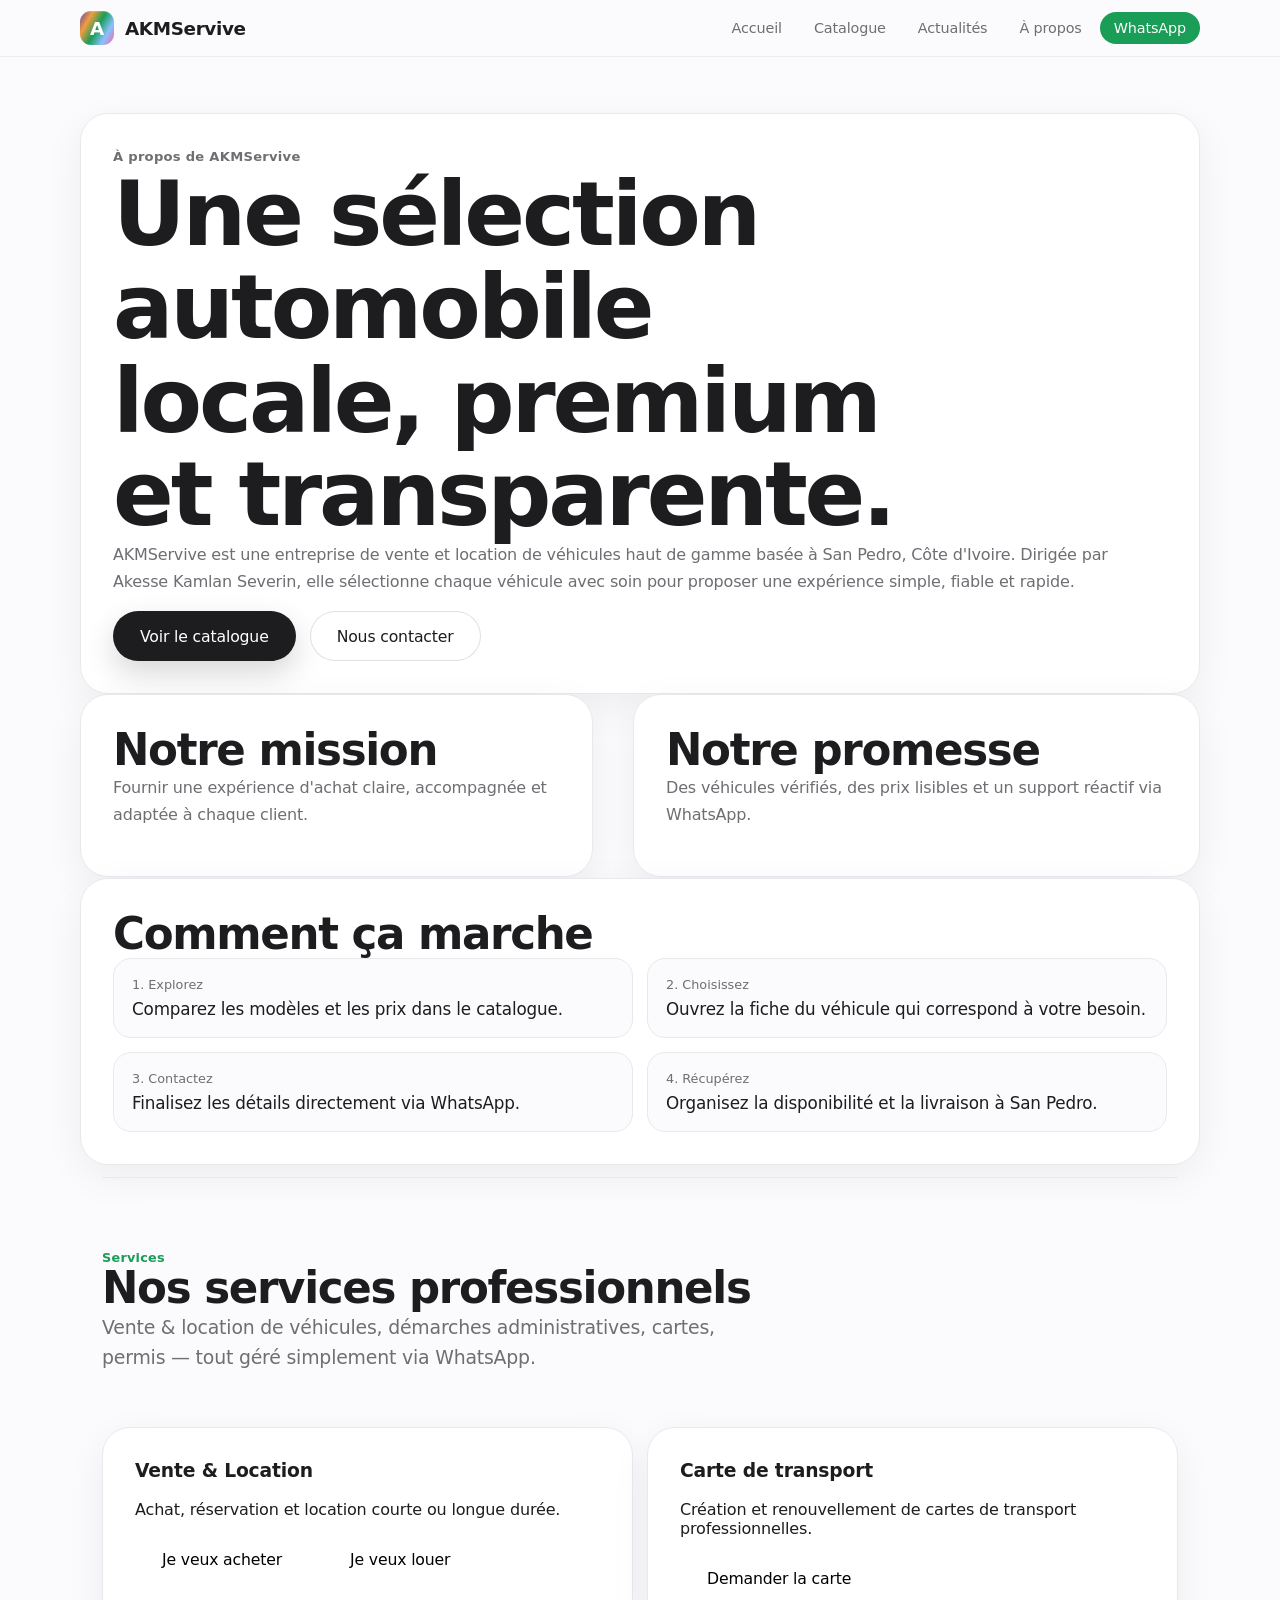
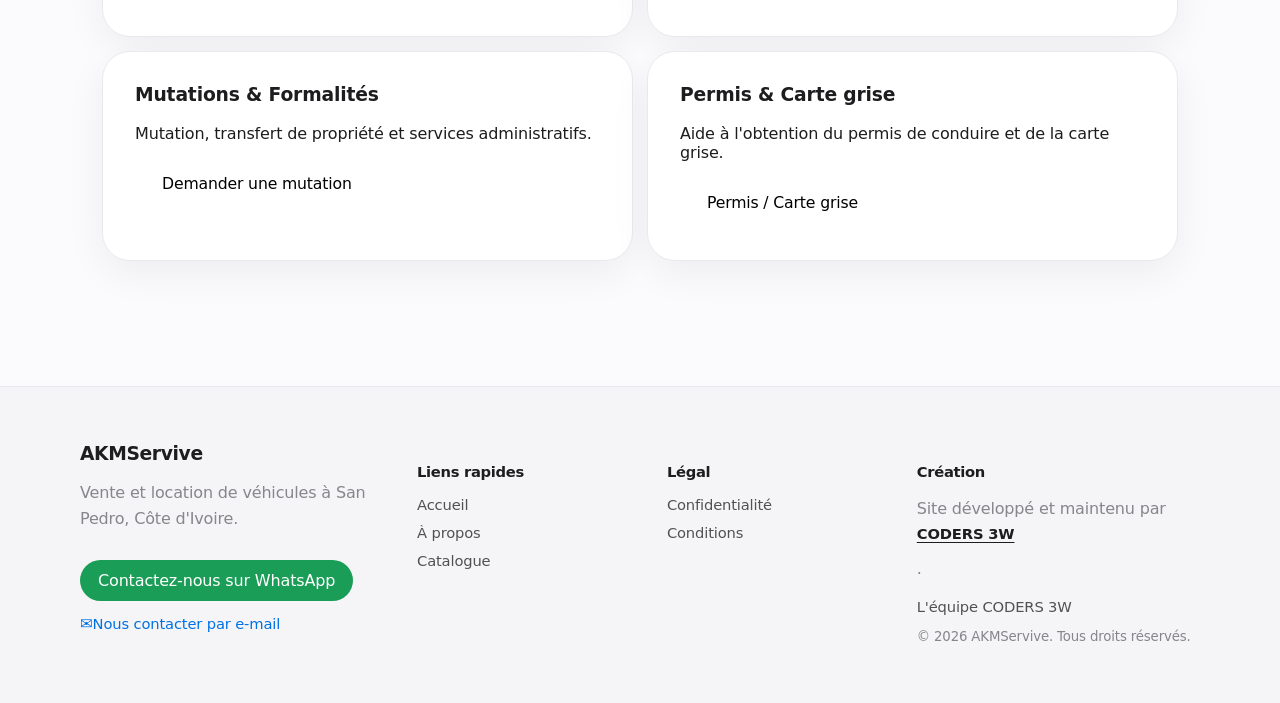
<file: about.html>
<!doctype html>
<html lang="fr">
<head>
  <meta charset="utf-8" />
  <meta name="viewport" content="width=device-width,initial-scale=1" />
  <meta name="description" content="Découvrez AKMServive, vendeur de véhicules premium à San Pedro." />
  <title>À propos - AKMServive</title>
  <link rel="icon" type="image/x-icon" href="img/favicon.ico" />
  <link rel="icon" type="image/png" sizes="32x32" href="img/favicon-32.png" />
  <link rel="apple-touch-icon" href="img/logo.png" />
  <meta name="theme-color" content="#1a9d56" />
  <link rel="canonical" href="https://akmservive.netlify.app/about.html" />
  <meta property="og:type" content="website" />
  <meta property="og:site_name" content="AKMServive" />
  <meta property="og:locale" content="fr_FR" />
  <meta property="og:title" content="À propos - AKMServive" />
  <meta property="og:description" content="Découvrez AKMServive, vendeur de véhicules premium basé à San Pedro, en Côte d'Ivoire." />
  <meta property="og:image" content="https://akmservive.netlify.app/img/og-image.jpg" />
  <meta property="og:image:width" content="1200" />
  <meta property="og:image:height" content="630" />
  <meta property="og:url" content="https://akmservive.netlify.app/about.html" />
  <meta name="twitter:card" content="summary_large_image" />
  <meta name="twitter:title" content="À propos - AKMServive" />
  <meta name="twitter:description" content="Découvrez AKMServive, vendeur de véhicules premium basé à San Pedro, en Côte d'Ivoire." />
  <meta name="twitter:image" content="https://akmservive.netlify.app/img/og-image.jpg" />
  <link rel="stylesheet" href="style.css" />
</head>
<body>
  <header class="site-header">
    <div class="shell header-inner">
      <a href="index.html" class="brand" aria-label="AKMServive accueil"><span class="brand-mark">A</span><span>AKMServive</span></a>
      <nav class="nav-links" aria-label="Navigation principale">
        <a href="index.html">Accueil</a>
        <a href="index.html#catalog">Catalogue</a>
        <a href="articles.html">Actualités</a>
        <a href="about.html">À propos</a>
        <a class="nav-cta" href="https://wa.me/2250788523067" target="_blank" rel="noreferrer">WhatsApp</a>
      </nav>
    </div>
  </header>

  <main class="about-main shell">
    <section class="panel about-card">
      <p class="eyebrow">À propos de AKMServive</p>
      <h1>Une sélection automobile locale, premium et transparente.</h1>
      <p>AKMServive est une entreprise de vente et location de véhicules haut de gamme basée à San Pedro, Côte d'Ivoire. Dirigée par Akesse Kamlan Severin, elle sélectionne chaque véhicule avec soin pour proposer une expérience simple, fiable et rapide.</p>
      <div class="hero-actions">
        <a class="btn btn-dark" href="index.html#catalog">Voir le catalogue</a>
        <a class="btn btn-light" href="https://wa.me/2250788523067" target="_blank" rel="noreferrer">Nous contacter</a>
      </div>
    </section>

    <section class="about-grid">
      <div class="panel about-card">
        <h2>Notre mission</h2>
        <p>Fournir une expérience d'achat claire, accompagnée et adaptée à chaque client.</p>
      </div>
      <div class="panel about-card">
        <h2>Notre promesse</h2>
        <p>Des véhicules vérifiés, des prix lisibles et un support réactif via WhatsApp.</p>
      </div>
    </section>

    <section class="panel about-card">
      <h2>Comment ça marche</h2>
      <div class="spec-grid">
        <div class="spec-item"><strong>1. Explorez</strong><span>Comparez les modèles et les prix dans le catalogue.</span></div>
        <div class="spec-item"><strong>2. Choisissez</strong><span>Ouvrez la fiche du véhicule qui correspond à votre besoin.</span></div>
        <div class="spec-item"><strong>3. Contactez</strong><span>Finalisez les détails directement via WhatsApp.</span></div>
        <div class="spec-item"><strong>4. Récupérez</strong><span>Organisez la disponibilité et la livraison à San Pedro.</span></div>
      </div>
    </section>
    <section class="service-offerings shell section-divider reveal" aria-labelledby="services-title">
      <div class="section-head">
        <div>
          <p class="eyebrow compact">Services</p>
          <h2 id="services-title">Nos services professionnels</h2>
          <p class="section-note">Vente & location de véhicules, démarches administratives, cartes, permis — tout géré simplement via WhatsApp.</p>
        </div>
      </div>
      <div class="spec-grid">
        <div class="panel glass-panel">
          <h3>Vente & Location</h3>
          <p>Achat, réservation et location courte ou longue durée.</p>
          <div class="hero-actions">
            <button class="btn btn-rainbow contact-service" data-service="Vente">Je veux acheter</button>
            <button class="btn btn-rainbow contact-service" data-service="Location">Je veux louer</button>
          </div>
        </div>
        <div class="panel glass-panel">
          <h3>Carte de transport</h3>
          <p>Création et renouvellement de cartes de transport professionnelles.</p>
          <div class="hero-actions"><button class="btn btn-rainbow contact-service" data-service="Carte de transport">Demander la carte</button></div>
        </div>
        <div class="panel glass-panel">
          <h3>Mutations & Formalités</h3>
          <p>Mutation, transfert de propriété et services administratifs.</p>
          <div class="hero-actions"><button class="btn btn-rainbow contact-service" data-service="Mutation">Demander une mutation</button></div>
        </div>
        <div class="panel glass-panel">
          <h3>Permis & Carte grise</h3>
          <p>Aide à l'obtention du permis de conduire et de la carte grise.</p>
          <div class="hero-actions"><button class="btn btn-rainbow contact-service" data-service="Permis de conduire">Permis / Carte grise</button></div>
        </div>
      </div>
    </section>
  </main>

  <footer class="site-footer">
    <div class="shell footer-grid">
    <div><h3>AKMServive</h3><p>Vente et location de véhicules à San Pedro, Côte d'Ivoire.</p><a class="footer-cta" href="https://wa.me/2250788523067" target="_blank" rel="noreferrer">Contactez-nous sur WhatsApp</a><a class="footer-mail" href="https://mail.google.com/mail/?view=cm&fs=1&to=contact@akmservive.com&su=Contact%20depuis%20le%20site%20AKMServive" target="_blank" rel="noreferrer">Nous contacter par e-mail</a></div>
      <div><h4>Liens rapides</h4><a href="index.html">Accueil</a><a href="about.html">À propos</a><a href="index.html#catalog">Catalogue</a></div>
      <div><h4>Légal</h4><a href="privacy.html">Confidentialité</a><a href="terms.html">Conditions</a></div>
      <div><h4>Création</h4><p>Site développé et maintenu par <a class="footer-coders" href="coders.html"><strong>CODERS 3W</strong></a>.</p><a href="coders.html">L'équipe CODERS 3W</a><small>© 2026 AKMServive. Tous droits réservés.</small></div>
    </div>
  </footer>
  <script src="data.js" defer></script>
  <script src="script.js" defer></script>
  <script src="ui.js" defer></script>

  <!-- Contact modal for personalized WhatsApp messages -->
  <div id="contactModal" class="modal" aria-hidden="true" style="display:none;">
    <div class="modal-backdrop" style="position:fixed;inset:0;background:rgba(0,0,0,0.45);display:flex;align-items:center;justify-content:center;z-index:60;">
      <div class="panel glass-panel" role="dialog" aria-modal="true" aria-labelledby="contactModalTitle" style="max-width:520px;width:calc(100% - 40px);">
        <h3 id="contactModalTitle">Contact personnalisé</h3>
        <p id="contactServiceDesc">Envoyez une demande personnalisée via WhatsApp.</p>
        <form id="contactForm">
          <label>Prénom<br><input id="contactFirst" name="first" required type="text" placeholder="Votre prénom"></label>
          <label>Nom<br><input id="contactLast" name="last" required type="text" placeholder="Votre nom"></label>
          <label>Message (détail de la demande)<br><textarea id="contactMessage" name="message" rows="4" placeholder="Expliquez votre demande..."></textarea></label>
          <div style="display:flex;gap:10px;margin-top:12px;justify-content:flex-end;">
            <button type="button" id="contactCancel" class="btn btn-light">Annuler</button>
            <button type="submit" class="btn btn-dark">Envoyer via WhatsApp</button>
          </div>
        </form>
      </div>
    </div>
  </div>
</body>
</html>
</file>
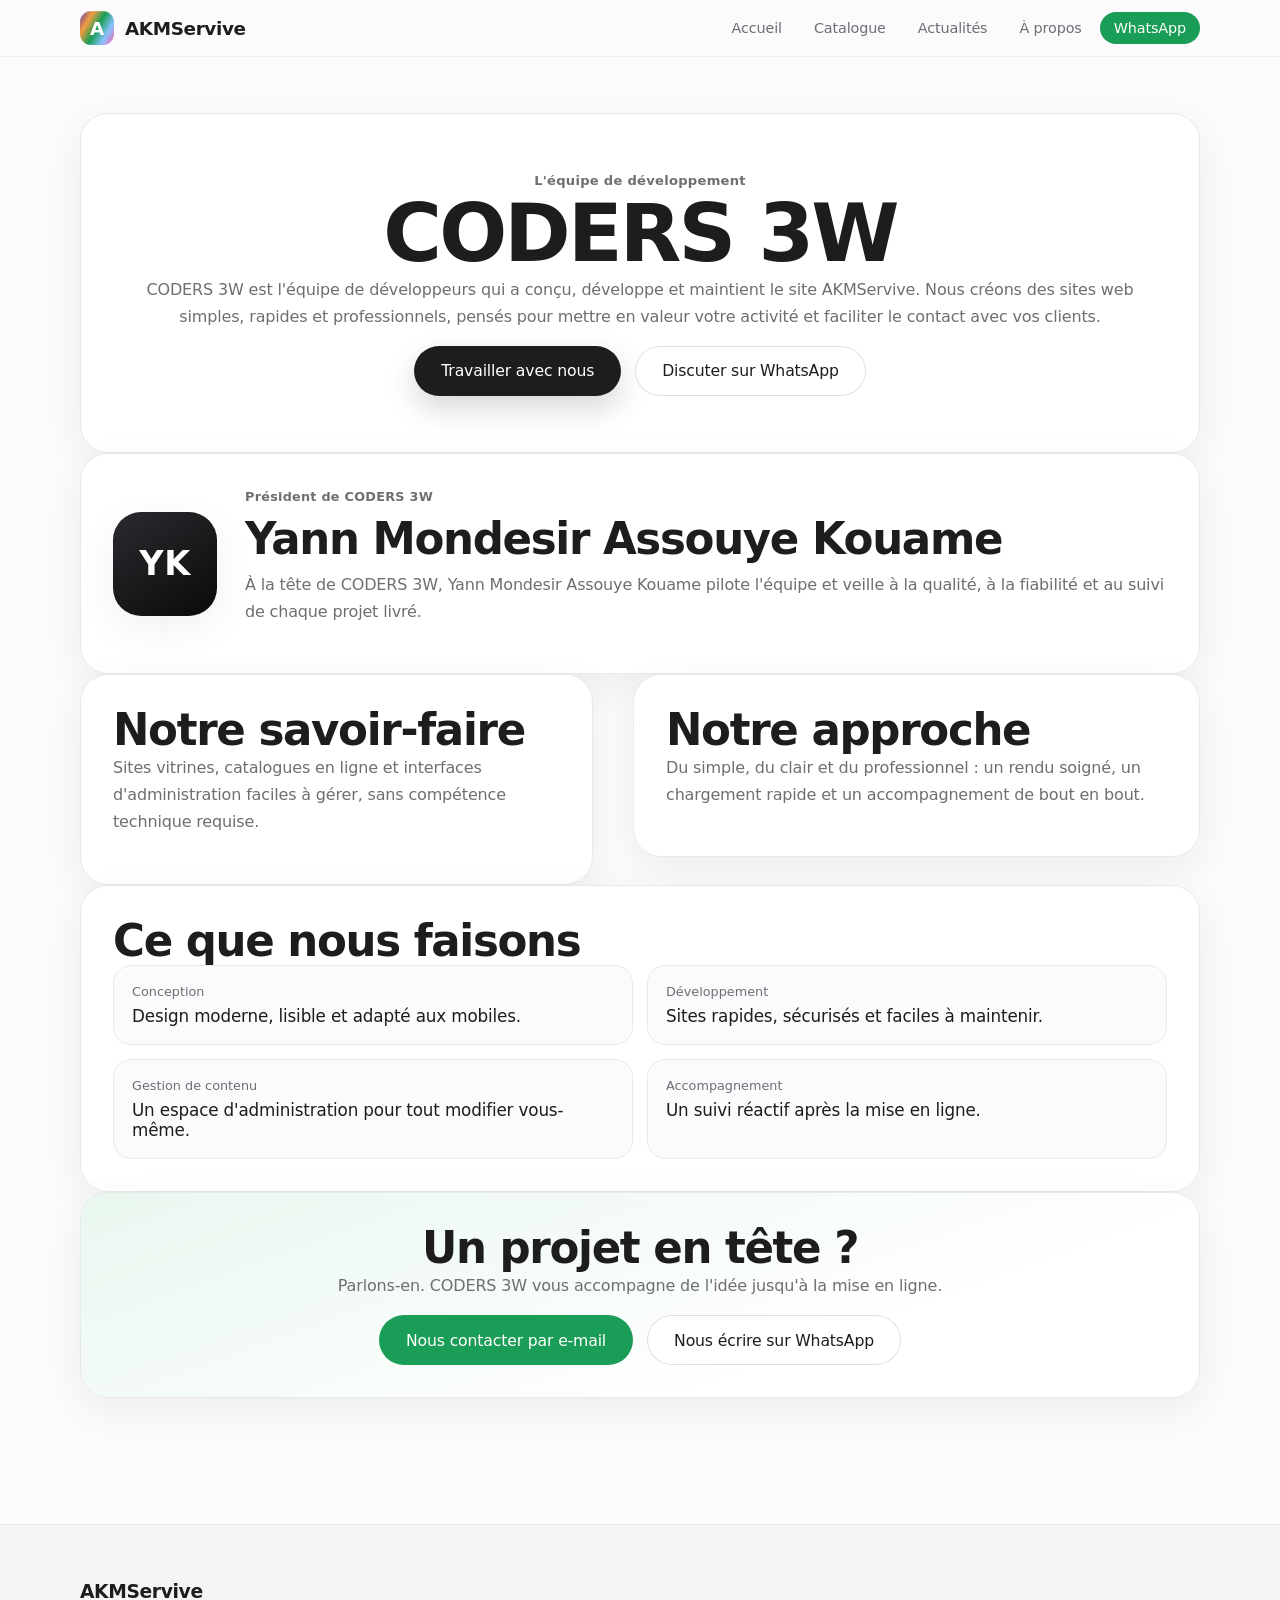
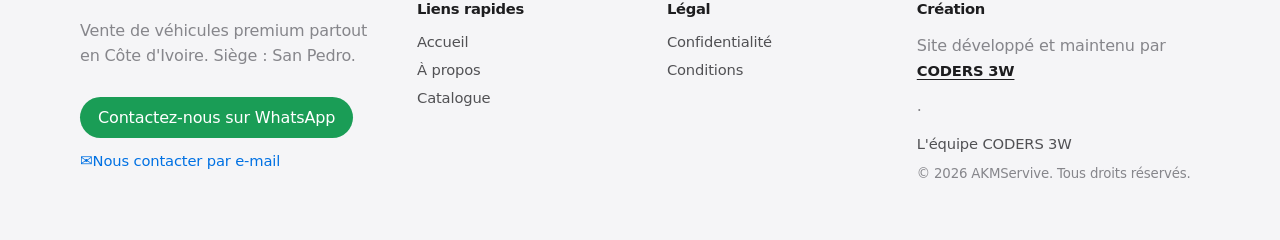
<file: coders.html>
<!doctype html>
<html lang="fr">
<head>
  <meta charset="utf-8" />
  <meta name="viewport" content="width=device-width,initial-scale=1" />
  <meta name="description" content="CODERS 3W, l'équipe de développeurs derrière le site AKMServive. Présidée par Yann Mondesir Assouye Kouame." />
  <title>CODERS 3W - Développeurs du site AKMServive</title>
  <link rel="icon" type="image/x-icon" href="img/favicon.ico" />
  <link rel="icon" type="image/png" sizes="32x32" href="img/favicon-32.png" />
  <link rel="apple-touch-icon" href="img/logo.png" />
  <meta name="theme-color" content="#1a9d56" />
  <link rel="canonical" href="https://akmservive.netlify.app/coders.html" />
  <meta property="og:type" content="website" />
  <meta property="og:site_name" content="AKMServive" />
  <meta property="og:locale" content="fr_FR" />
  <meta property="og:title" content="CODERS 3W - Développeurs du site AKMServive" />
  <meta property="og:description" content="CODERS 3W, l'équipe de développeurs derrière AKMServive. Présidée par Yann Mondesir Assouye Kouame." />
  <meta property="og:image" content="https://akmservive.netlify.app/img/og-image.jpg" />
  <meta property="og:image:width" content="1200" />
  <meta property="og:image:height" content="630" />
  <meta property="og:url" content="https://akmservive.netlify.app/coders.html" />
  <meta name="twitter:card" content="summary_large_image" />
  <meta name="twitter:title" content="CODERS 3W - Développeurs du site AKMServive" />
  <meta name="twitter:description" content="CODERS 3W, l'équipe de développeurs derrière AKMServive. Présidée par Yann Mondesir Assouye Kouame." />
  <meta name="twitter:image" content="https://akmservive.netlify.app/img/og-image.jpg" />
  <link rel="stylesheet" href="style.css" />
</head>
<body>
  <header class="site-header">
    <div class="shell header-inner">
      <a href="index.html" class="brand" aria-label="AKMServive accueil"><span class="brand-mark">A</span><span>AKMServive</span></a>
      <nav class="nav-links" aria-label="Navigation principale">
        <a href="index.html">Accueil</a>
        <a href="index.html#catalog">Catalogue</a>
        <a href="articles.html">Actualités</a>
        <a href="about.html">À propos</a>
        <a class="nav-cta" href="https://wa.me/2250788523067" target="_blank" rel="noreferrer">WhatsApp</a>
      </nav>
    </div>
  </header>

  <main class="about-main shell">
    <section class="panel about-card coders-hero">
      <p class="eyebrow">L'équipe de développement</p>
      <h1>CODERS 3W</h1>
      <p>CODERS 3W est l'équipe de développeurs qui a conçu, développe et maintient le site AKMServive. Nous créons des sites web simples, rapides et professionnels, pensés pour mettre en valeur votre activité et faciliter le contact avec vos clients.</p>
      <div class="hero-actions">
        <a class="btn btn-dark" href="https://mail.google.com/mail/?view=cm&fs=1&to=yannkouame735@gmail.com&su=Projet%20web%20avec%20CODERS%203W" target="_blank" rel="noreferrer">Travailler avec nous</a>
        <a class="btn btn-light" href="https://wa.me/2250596567006" target="_blank" rel="noreferrer">Discuter sur WhatsApp</a>
      </div>
    </section>

    <section class="panel about-card president-card">
      <div class="president-avatar" aria-hidden="true">YK</div>
      <div class="president-copy">
        <p class="eyebrow compact">Président de CODERS 3W</p>
        <h2>Yann Mondesir Assouye Kouame</h2>
        <p>À la tête de CODERS 3W, Yann Mondesir Assouye Kouame pilote l'équipe et veille à la qualité, à la fiabilité et au suivi de chaque projet livré.</p>
      </div>
    </section>

    <section class="about-grid">
      <div class="panel about-card">
        <h2>Notre savoir-faire</h2>
        <p>Sites vitrines, catalogues en ligne et interfaces d'administration faciles à gérer, sans compétence technique requise.</p>
      </div>
      <div class="panel about-card">
        <h2>Notre approche</h2>
        <p>Du simple, du clair et du professionnel : un rendu soigné, un chargement rapide et un accompagnement de bout en bout.</p>
      </div>
    </section>

    <section class="panel about-card">
      <h2>Ce que nous faisons</h2>
      <div class="spec-grid">
        <div class="spec-item"><strong>Conception</strong><span>Design moderne, lisible et adapté aux mobiles.</span></div>
        <div class="spec-item"><strong>Développement</strong><span>Sites rapides, sécurisés et faciles à maintenir.</span></div>
        <div class="spec-item"><strong>Gestion de contenu</strong><span>Un espace d'administration pour tout modifier vous-même.</span></div>
        <div class="spec-item"><strong>Accompagnement</strong><span>Un suivi réactif après la mise en ligne.</span></div>
      </div>
    </section>

    <section class="panel about-card coders-contact">
      <h2>Un projet en tête ?</h2>
      <p>Parlons-en. CODERS 3W vous accompagne de l'idée jusqu'à la mise en ligne.</p>
      <div class="hero-actions">
        <a class="btn btn-green" href="https://mail.google.com/mail/?view=cm&fs=1&to=yannkouame735@gmail.com&su=Projet%20web%20avec%20CODERS%203W" target="_blank" rel="noreferrer">Nous contacter par e-mail</a>
        <a class="btn btn-light" href="https://wa.me/2250596567006" target="_blank" rel="noreferrer">Nous écrire sur WhatsApp</a>
      </div>
    </section>
  </main>

  <footer class="site-footer">
    <div class="shell footer-grid">
      <div><h3>AKMServive</h3><p>Vente de véhicules premium partout en Côte d'Ivoire. Siège : San Pedro.</p><a class="footer-cta" href="https://wa.me/2250788523067" target="_blank" rel="noreferrer">Contactez-nous sur WhatsApp</a><a class="footer-mail" href="https://mail.google.com/mail/?view=cm&fs=1&to=contact@akmservive.com&su=Contact%20depuis%20le%20site%20AKMServive" target="_blank" rel="noreferrer">Nous contacter par e-mail</a></div>
      <div><h4>Liens rapides</h4><a href="index.html">Accueil</a><a href="about.html">À propos</a><a href="index.html#catalog">Catalogue</a></div>
      <div><h4>Légal</h4><a href="privacy.html">Confidentialité</a><a href="terms.html">Conditions</a></div>
      <div><h4>Création</h4><p>Site développé et maintenu par <a class="footer-coders" href="coders.html"><strong>CODERS 3W</strong></a>.</p><a href="coders.html">L'équipe CODERS 3W</a><small>© 2026 AKMServive. Tous droits réservés.</small></div>
    </div>
  </footer>
  <script src="ui.js" defer></script>
</body>
</html>
</file>
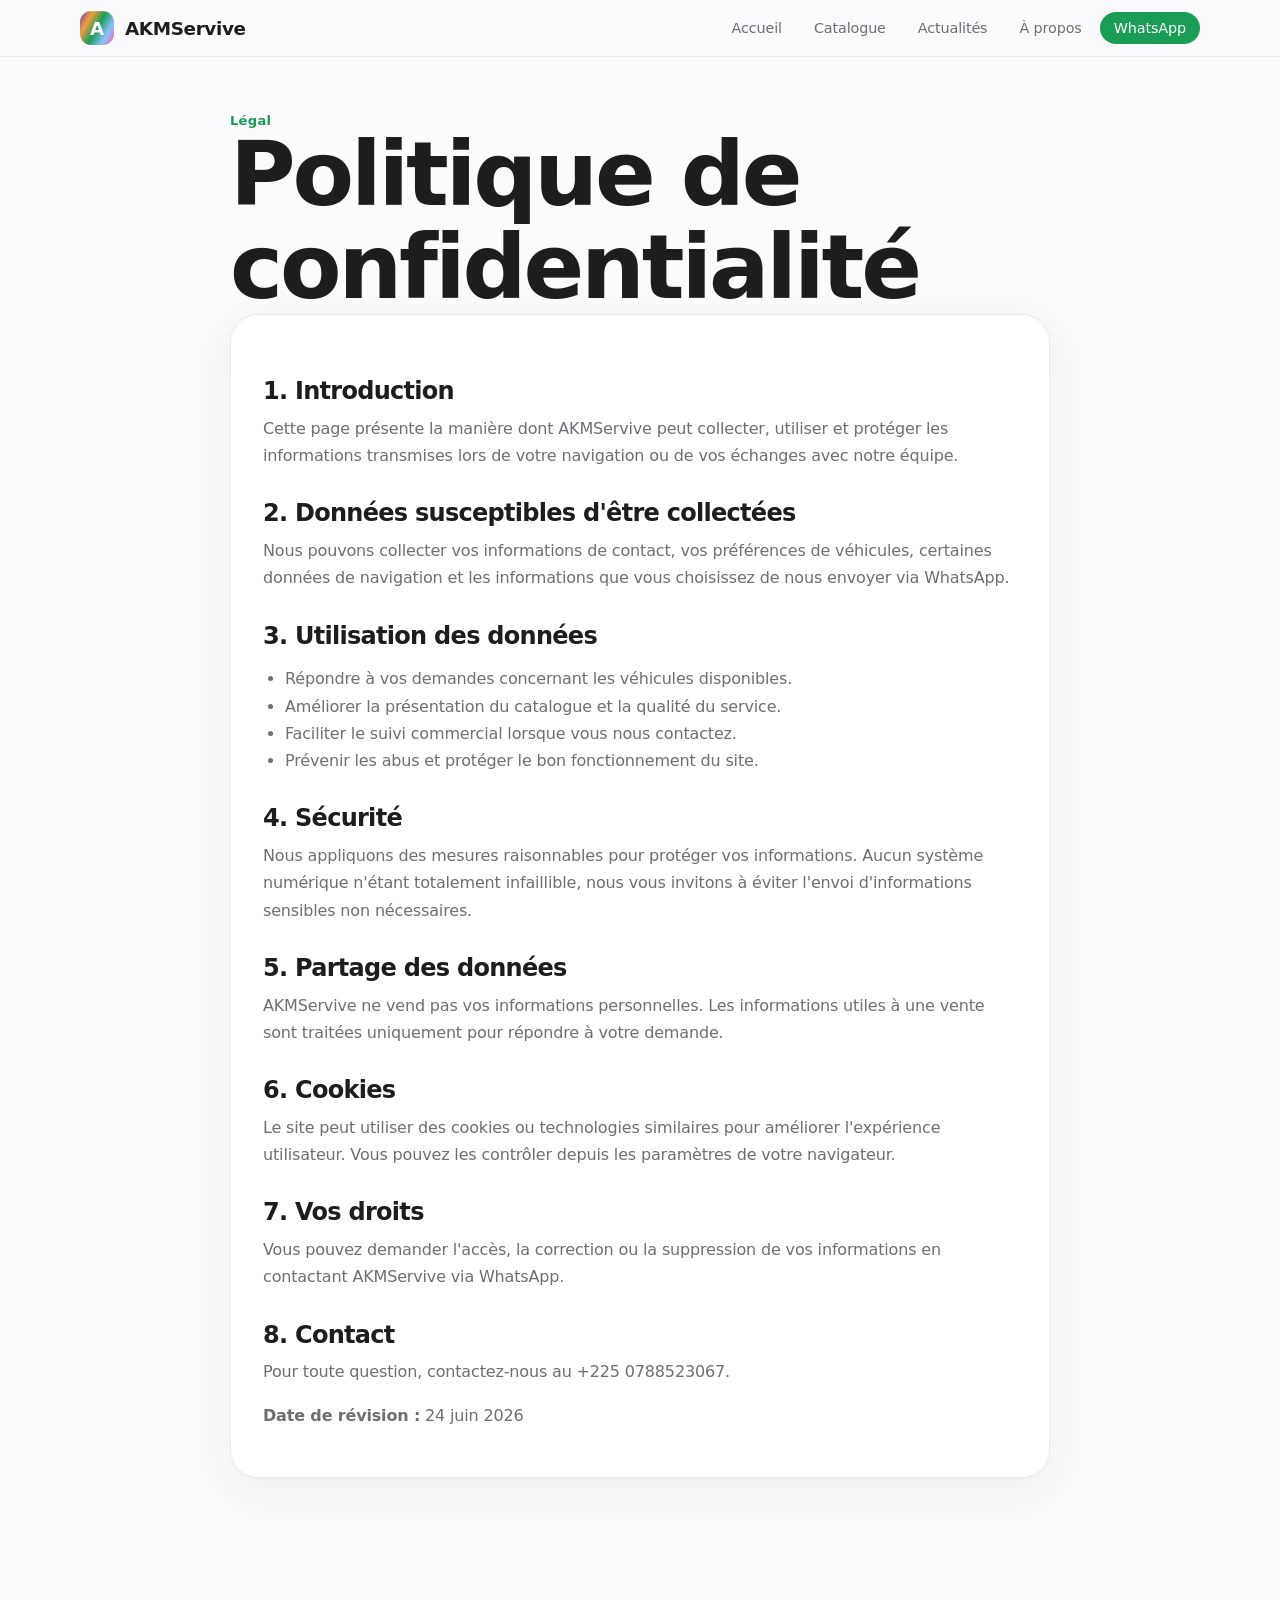
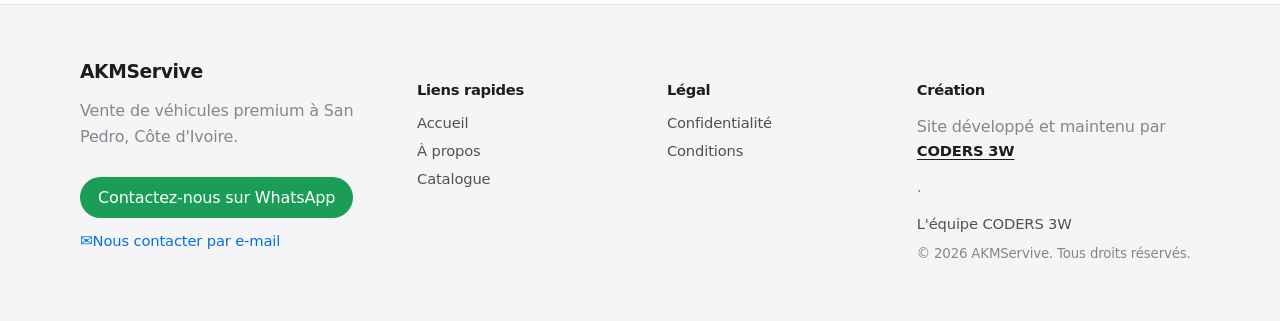
<file: privacy.html>
<!doctype html>
<html lang="fr">
<head>
  <meta charset="utf-8" />
  <meta name="viewport" content="width=device-width,initial-scale=1" />
  <meta name="description" content="Politique de confidentialité d'AKMServive : comment vos données sont collectées et utilisées." />
  <title>Politique de confidentialité - AKMServive</title>
  <link rel="icon" type="image/x-icon" href="img/favicon.ico" />
  <link rel="icon" type="image/png" sizes="32x32" href="img/favicon-32.png" />
  <link rel="apple-touch-icon" href="img/logo.png" />
  <meta name="theme-color" content="#1a9d56" />
  <link rel="canonical" href="https://akmservive.netlify.app/privacy.html" />
  <meta property="og:type" content="website" />
  <meta property="og:site_name" content="AKMServive" />
  <meta property="og:locale" content="fr_FR" />
  <meta property="og:title" content="Politique de confidentialité - AKMServive" />
  <meta property="og:description" content="Politique de confidentialité d'AKMServive : comment vos données sont collectées et utilisées." />
  <meta property="og:image" content="https://akmservive.netlify.app/img/og-image.jpg" />
  <meta property="og:url" content="https://akmservive.netlify.app/privacy.html" />
  <meta name="twitter:card" content="summary_large_image" />
  <meta name="twitter:image" content="https://akmservive.netlify.app/img/og-image.jpg" />
  <link rel="stylesheet" href="style.css" />
</head>
<body>
  <header class="site-header">
    <div class="shell header-inner">
      <a href="index.html" class="brand"><span class="brand-mark">A</span><span>AKMServive</span></a>
      <nav class="nav-links" aria-label="Navigation principale">
        <a href="index.html">Accueil</a>
        <a href="index.html#catalog">Catalogue</a>
        <a href="articles.html">Actualités</a>
        <a href="about.html">À propos</a>
        <a class="nav-cta" href="https://wa.me/2250788523067" target="_blank" rel="noreferrer">WhatsApp</a>
      </nav>
    </div>
  </header>

  <main class="legal-main shell">
    <p class="eyebrow">Légal</p>
    <h1>Politique de confidentialité</h1>
    <article class="panel legal-card">
      <h2>1. Introduction</h2>
      <p>Cette page présente la manière dont AKMServive peut collecter, utiliser et protéger les informations transmises lors de votre navigation ou de vos échanges avec notre équipe.</p>
      <h2>2. Données susceptibles d'être collectées</h2>
      <p>Nous pouvons collecter vos informations de contact, vos préférences de véhicules, certaines données de navigation et les informations que vous choisissez de nous envoyer via WhatsApp.</p>
      <h2>3. Utilisation des données</h2>
      <ul>
        <li>Répondre à vos demandes concernant les véhicules disponibles.</li>
        <li>Améliorer la présentation du catalogue et la qualité du service.</li>
        <li>Faciliter le suivi commercial lorsque vous nous contactez.</li>
        <li>Prévenir les abus et protéger le bon fonctionnement du site.</li>
      </ul>
      <h2>4. Sécurité</h2>
      <p>Nous appliquons des mesures raisonnables pour protéger vos informations. Aucun système numérique n'étant totalement infaillible, nous vous invitons à éviter l'envoi d'informations sensibles non nécessaires.</p>
      <h2>5. Partage des données</h2>
      <p>AKMServive ne vend pas vos informations personnelles. Les informations utiles à une vente sont traitées uniquement pour répondre à votre demande.</p>
      <h2>6. Cookies</h2>
      <p>Le site peut utiliser des cookies ou technologies similaires pour améliorer l'expérience utilisateur. Vous pouvez les contrôler depuis les paramètres de votre navigateur.</p>
      <h2>7. Vos droits</h2>
      <p>Vous pouvez demander l'accès, la correction ou la suppression de vos informations en contactant AKMServive via WhatsApp.</p>
      <h2>8. Contact</h2>
      <p>Pour toute question, contactez-nous au <a href="https://wa.me/2250788523067">+225 0788523067</a>.</p>
      <p><strong>Date de révision :</strong> 24 juin 2026</p>
    </article>
  </main>

  <footer class="site-footer">
    <div class="shell footer-grid">
      <div><h3>AKMServive</h3><p>Vente de véhicules premium à San Pedro, Côte d'Ivoire.</p><a class="footer-cta" href="https://wa.me/2250788523067" target="_blank" rel="noreferrer">Contactez-nous sur WhatsApp</a><a class="footer-mail" href="https://mail.google.com/mail/?view=cm&fs=1&to=contact@akmservive.com&su=Contact%20depuis%20le%20site%20AKMServive" target="_blank" rel="noreferrer">Nous contacter par e-mail</a></div>
      <div><h4>Liens rapides</h4><a href="index.html">Accueil</a><a href="about.html">À propos</a><a href="index.html#catalog">Catalogue</a></div>
      <div><h4>Légal</h4><a href="privacy.html">Confidentialité</a><a href="terms.html">Conditions</a></div>
      <div><h4>Création</h4><p>Site développé et maintenu par <a class="footer-coders" href="coders.html"><strong>CODERS 3W</strong></a>.</p><a href="coders.html">L'équipe CODERS 3W</a><small>© 2026 AKMServive. Tous droits réservés.</small></div>
    </div>
  </footer>
  <script src="ui.js" defer></script>
</body>
</html>
</file>
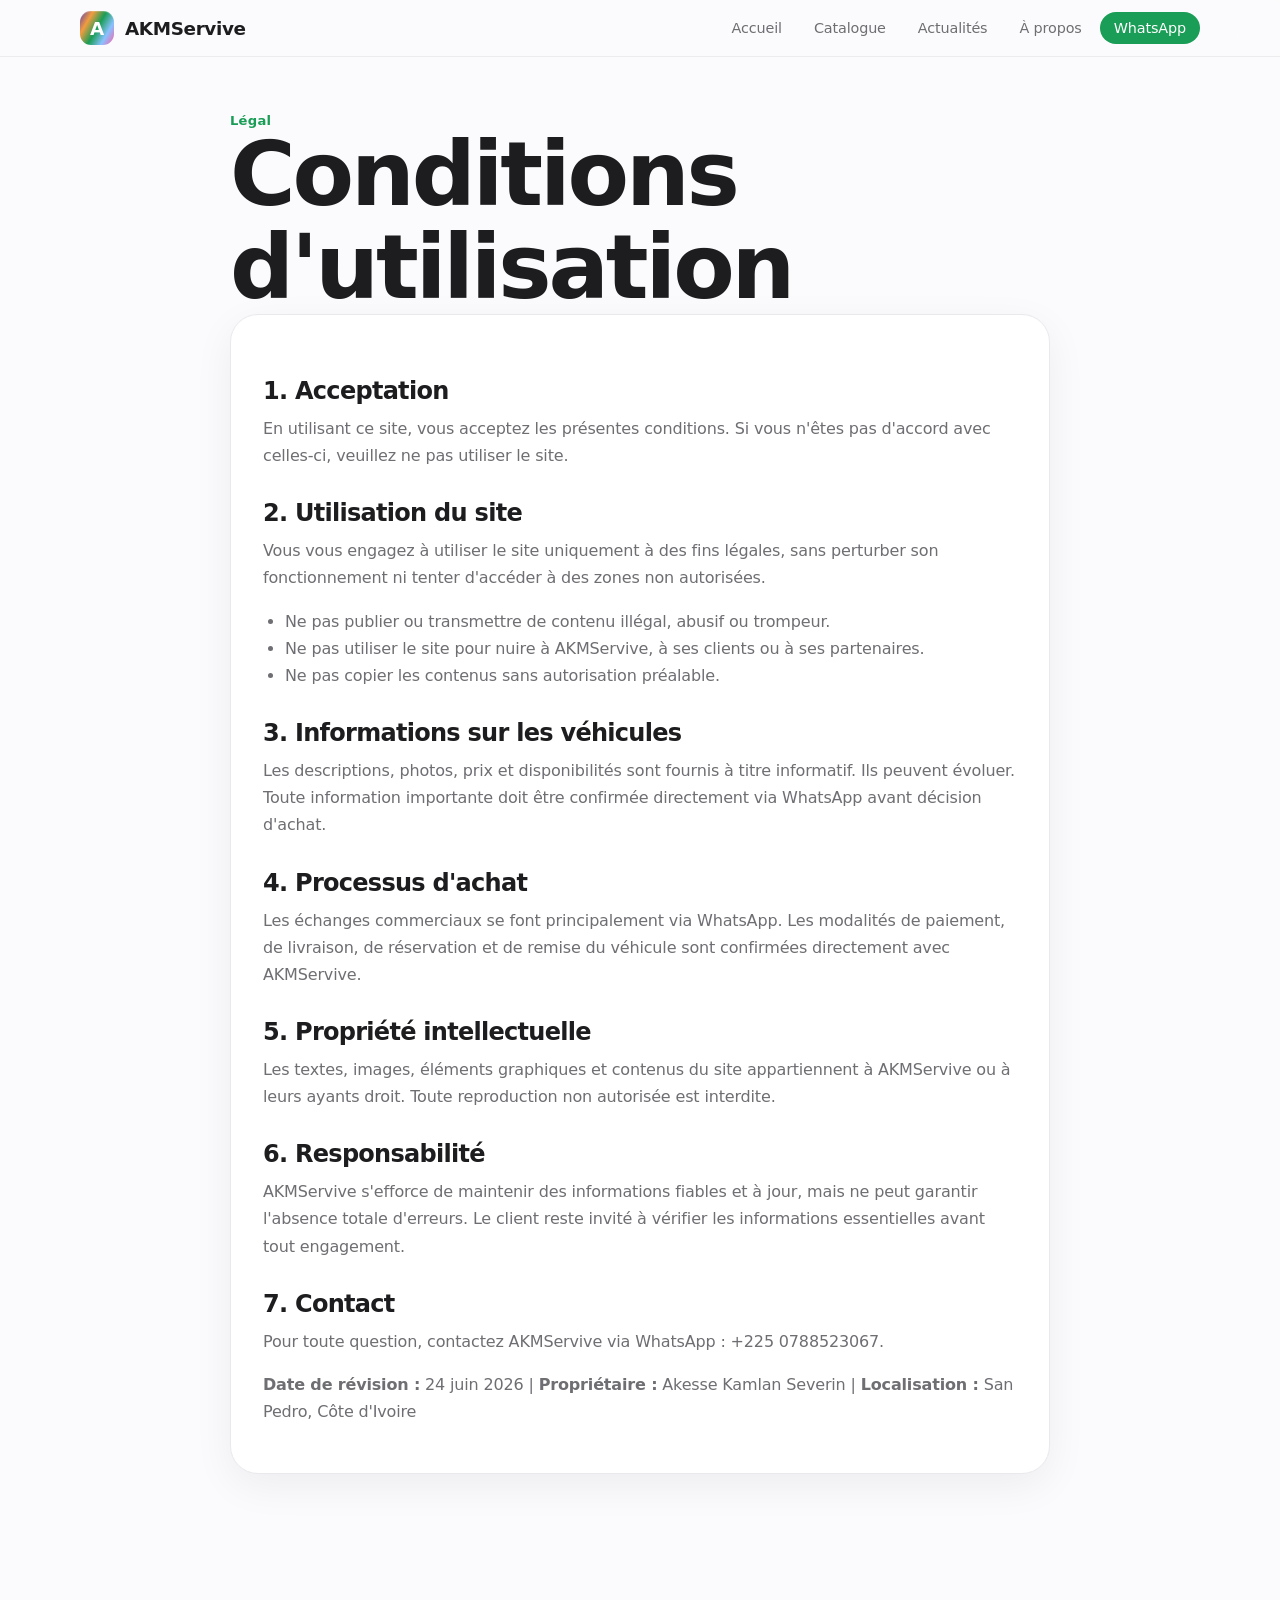
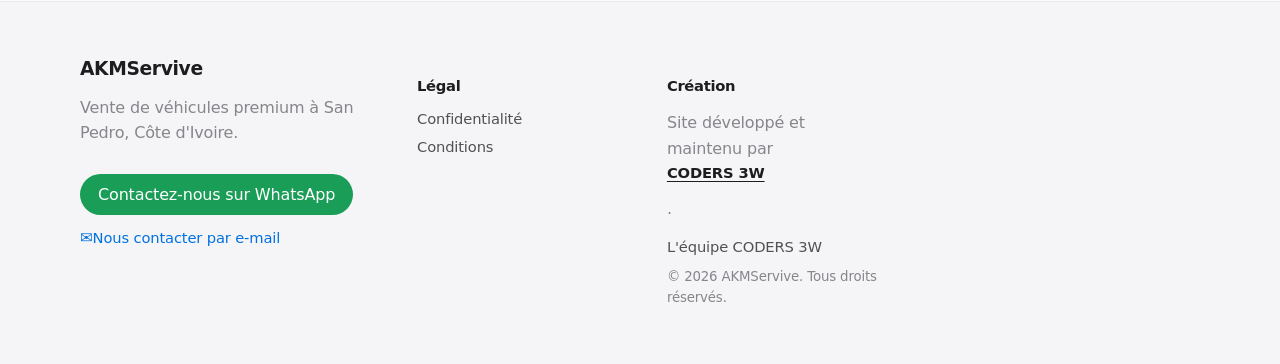
<file: terms.html>
<!doctype html>
<html lang="fr">
<head>
  <meta charset="utf-8" />
  <meta name="viewport" content="width=device-width,initial-scale=1" />
  <meta name="description" content="Conditions d'utilisation du site AKMServive." />
  <title>Conditions d'utilisation - AKMServive</title>
  <link rel="icon" type="image/x-icon" href="img/favicon.ico" />
  <link rel="icon" type="image/png" sizes="32x32" href="img/favicon-32.png" />
  <link rel="apple-touch-icon" href="img/logo.png" />
  <meta name="theme-color" content="#1a9d56" />
  <link rel="canonical" href="https://akmservive.netlify.app/terms.html" />
  <meta property="og:type" content="website" />
  <meta property="og:site_name" content="AKMServive" />
  <meta property="og:locale" content="fr_FR" />
  <meta property="og:title" content="Conditions d'utilisation - AKMServive" />
  <meta property="og:description" content="Conditions d'utilisation du site AKMServive." />
  <meta property="og:image" content="https://akmservive.netlify.app/img/og-image.jpg" />
  <meta property="og:url" content="https://akmservive.netlify.app/terms.html" />
  <meta name="twitter:card" content="summary_large_image" />
  <meta name="twitter:image" content="https://akmservive.netlify.app/img/og-image.jpg" />
  <link rel="stylesheet" href="style.css" />
</head>
<body>
  <header class="site-header">
    <div class="shell header-inner">
      <a href="index.html" class="brand"><span class="brand-mark">A</span><span>AKMServive</span></a>
      <nav class="nav-links" aria-label="Navigation principale">
        <a href="index.html">Accueil</a>
        <a href="index.html#catalog">Catalogue</a>
        <a href="articles.html">Actualités</a>
        <a href="about.html">À propos</a>
        <a class="nav-cta" href="https://wa.me/2250788523067" target="_blank" rel="noreferrer">WhatsApp</a>
      </nav>
    </div>
  </header>

  <main class="legal-main shell">
    <p class="eyebrow">Légal</p>
    <h1>Conditions d'utilisation</h1>
    <article class="panel legal-card">
      <h2>1. Acceptation</h2>
      <p>En utilisant ce site, vous acceptez les présentes conditions. Si vous n'êtes pas d'accord avec celles-ci, veuillez ne pas utiliser le site.</p>
      <h2>2. Utilisation du site</h2>
      <p>Vous vous engagez à utiliser le site uniquement à des fins légales, sans perturber son fonctionnement ni tenter d'accéder à des zones non autorisées.</p>
      <ul>
        <li>Ne pas publier ou transmettre de contenu illégal, abusif ou trompeur.</li>
        <li>Ne pas utiliser le site pour nuire à AKMServive, à ses clients ou à ses partenaires.</li>
        <li>Ne pas copier les contenus sans autorisation préalable.</li>
      </ul>
      <h2>3. Informations sur les véhicules</h2>
      <p>Les descriptions, photos, prix et disponibilités sont fournis à titre informatif. Ils peuvent évoluer. Toute information importante doit être confirmée directement via WhatsApp avant décision d'achat.</p>
      <h2>4. Processus d'achat</h2>
      <p>Les échanges commerciaux se font principalement via WhatsApp. Les modalités de paiement, de livraison, de réservation et de remise du véhicule sont confirmées directement avec AKMServive.</p>
      <h2>5. Propriété intellectuelle</h2>
      <p>Les textes, images, éléments graphiques et contenus du site appartiennent à AKMServive ou à leurs ayants droit. Toute reproduction non autorisée est interdite.</p>
      <h2>6. Responsabilité</h2>
      <p>AKMServive s'efforce de maintenir des informations fiables et à jour, mais ne peut garantir l'absence totale d'erreurs. Le client reste invité à vérifier les informations essentielles avant tout engagement.</p>
      <h2>7. Contact</h2>
      <p>Pour toute question, contactez AKMServive via WhatsApp : <a href="https://wa.me/2250788523067">+225 0788523067</a>.</p>
      <p><strong>Date de révision :</strong> 24 juin 2026 | <strong>Propriétaire :</strong> Akesse Kamlan Severin | <strong>Localisation :</strong> San Pedro, Côte d'Ivoire</p>
    </article>
  </main>

  <footer class="site-footer">
    <div class="shell footer-grid">
      <div><h3>AKMServive</h3><p>Vente de véhicules premium à San Pedro, Côte d'Ivoire.</p><a class="footer-cta" href="https://wa.me/2250788523067" target="_blank" rel="noreferrer">Contactez-nous sur WhatsApp</a><a class="footer-mail" href="https://mail.google.com/mail/?view=cm&fs=1&to=contact@akmservive.com&su=Contact%20depuis%20le%20site%20AKMServive" target="_blank" rel="noreferrer">Nous contacter par e-mail</a></div>
      <div><h4>Légal</h4><a href="privacy.html">Confidentialité</a><a href="terms.html">Conditions</a></div>
      <div><h4>Création</h4><p>Site développé et maintenu par <a class="footer-coders" href="coders.html"><strong>CODERS 3W</strong></a>.</p><a href="coders.html">L'équipe CODERS 3W</a><small>© 2026 AKMServive. Tous droits réservés.</small></div>
    </div>
  </footer>
  <script src="ui.js" defer></script>
</body>
</html>
</file>
<file: style.css>
:root {
  color-scheme: light;
  --ink: #1d1d1f;
  --muted: #6e6e73;
  --soft: #fbfbfd;
  --soft-2: #f5f5f7;
  --surface: #ffffff;
  --line: #e8e8ed;
  --dark: #1d1d1f;
  --green: #1a9d56;
  --green-deep: #16823f;
  --green-soft: #e9f7ef;
  --blue: #0071e3;
  --gold: #b4862f;
  /* Palette "mixer / arc-en-ciel" : garde blanc et noir, ajoute accents colorés */
  --black: #0a0a0c;
  --white: #ffffff;
  --rainbow-1: #5B3EA8; /* violet */
  --rainbow-2: #F39C3F; /* orange */
  --rainbow-3: #1A9D56; /* vert (existant) */
  --rainbow-4: #88C2FF; /* bleu ciel */
  --rainbow-5: #FF5CA8; /* rose */
  --brand-gradient: linear-gradient(120deg, var(--rainbow-1), var(--rainbow-2), var(--rainbow-3), var(--rainbow-4), var(--rainbow-5));
  --shadow: 0 12px 40px rgba(0, 0, 0, 0.06);
  --shadow-strong: 0 30px 80px rgba(0, 0, 0, 0.14);
  --radius: 28px;
  --radius-lg: 34px;
  --ease: cubic-bezier(0.28, 0.11, 0.32, 1);
}

* {
  box-sizing: border-box;
}

html {
  scroll-behavior: smooth;
  -webkit-text-size-adjust: 100%;
}

body {
  margin: 0;
  min-height: 100vh;
  color: var(--ink);
  background: var(--soft);
  font-family: -apple-system, BlinkMacSystemFont, "SF Pro Display", "SF Pro Text", "Helvetica Neue", Inter, ui-sans-serif, system-ui, "Segoe UI", sans-serif;
  text-rendering: optimizeLegibility;
  -webkit-font-smoothing: antialiased;
  -moz-osx-font-smoothing: grayscale;
  letter-spacing: -0.01em;
}

img {
  display: block;
  max-width: 100%;
  height: auto;
}

a {
  color: inherit;
  text-decoration: none;
}

button,
input {
  font: inherit;
}

button {
  cursor: pointer;
}

:focus-visible {
  outline: 3px solid rgba(0, 113, 227, 0.4);
  outline-offset: 3px;
}

.shell {
  width: min(1120px, calc(100% - 44px));
  margin-inline: auto;
}

/* ===== Header (Apple-style slim translucent nav) ===== */
.site-header {
  position: sticky;
  top: 0;
  z-index: 20;
  border-bottom: 1px solid rgba(0, 0, 0, 0.06);
  background: rgba(251, 251, 253, 0.72);
  backdrop-filter: saturate(180%) blur(20px);
  -webkit-backdrop-filter: saturate(180%) blur(20px);
}

.header-inner {
  display: flex;
  min-height: 56px;
  align-items: center;
  justify-content: space-between;
  gap: 24px;
}

.brand {
  display: inline-flex;
  align-items: center;
  gap: 11px;
  font-size: 1.15rem;
  font-weight: 600;
  letter-spacing: -0.02em;
}

.brand-mark {
  display: grid;
  width: 34px;
  height: 34px;
  place-items: center;
  border-radius: 11px;
  color: #fff;
  font-weight: 600;
  background: var(--brand-gradient);
  box-shadow: inset 0 1px 0 rgba(255, 255, 255, 0.18);
}

/* iPhone 18 style: glassmorphism, smooth transitions, micro-interactions */
body.theme-iphone {
  background: linear-gradient(180deg, var(--soft) 0%, #fbfbff 100%);
  color: var(--black);
}

.glass-panel {
  background: linear-gradient(180deg, rgba(255,255,255,0.65), rgba(255,255,255,0.5));
  border: 1px solid rgba(255,255,255,0.6);
  backdrop-filter: blur(10px) saturate(140%);
  border-radius: 20px;
  box-shadow: var(--shadow-strong);
}

/* CTA rainbow outline + subtle glow */
.btn-rainbow {
  background: linear-gradient(90deg, rgba(255,255,255,0.06), rgba(255,255,255,0.02));
  border: 1px solid transparent;
  position: relative;
}
.btn-rainbow::after {
  content: '';
  position: absolute; inset: -2px; z-index: -1;
  background: var(--brand-gradient);
  filter: blur(10px) saturate(120%);
  border-radius: 999px;
  opacity: 0.7;
}

/* subtle hover animations */
.btn, .filter-chip, .vehicle-card {
  transition: transform 260ms var(--ease), box-shadow 260ms var(--ease), opacity 260ms var(--ease);
}
.btn:active { transform: translateY(1px) scale(0.998); }
.vehicle-card { will-change: transform; }

/* Animated reveal for sections */
.reveal { opacity: 0; transform: translateY(18px); transition: opacity 520ms var(--ease), transform 520ms var(--ease); }
.reveal.revealed { opacity: 1; transform: none; }

.nav-links {
  display: flex;
  flex-wrap: wrap;
  align-items: center;
  justify-content: flex-end;
  gap: 4px;
}

.nav-links a {
  border-radius: 999px;
  padding: 8px 14px;
  color: var(--muted);
  font-size: 0.9rem;
  font-weight: 500;
  letter-spacing: -0.01em;
  transition: color 200ms var(--ease), background 200ms var(--ease);
}

.nav-links a:hover {
  color: var(--ink);
  background: rgba(0, 0, 0, 0.05);
}

.nav-links .nav-cta {
  color: #fff;
  background: var(--green);
}

.nav-links .nav-cta:hover {
  color: #fff;
  background: var(--green-deep);
}

/* ===== Hero ===== */
.hero {
  display: grid;
  grid-template-columns: minmax(0, 1fr) minmax(340px, 0.92fr);
  align-items: center;
  gap: 56px;
  padding-block: 84px 64px;
}

.hero-copy {
  display: grid;
  gap: 28px;
}

.eyebrow {
  margin: 0;
  color: var(--green);
  font-size: 0.82rem;
  font-weight: 600;
  letter-spacing: 0.02em;
  text-transform: none;
}

.eyebrow.compact {
  font-size: 0.8rem;
}

h1,
h2,
h3,
p {
  margin-top: 0;
}

h1 {
  margin-bottom: 0;
  max-width: 820px;
  font-size: clamp(2.9rem, 7vw, 5.6rem);
  line-height: 1.04;
  font-weight: 600;
  letter-spacing: -0.035em;
}

h2 {
  margin-bottom: 0;
  font-size: clamp(1.9rem, 3.4vw, 3rem);
  line-height: 1.08;
  font-weight: 600;
  letter-spacing: -0.03em;
}

.hero-text,
.section-note {
  max-width: 620px;
  color: var(--muted);
  font-size: 1.18rem;
  font-weight: 400;
  line-height: 1.6;
  letter-spacing: -0.01em;
}

.hero-actions,
.product-actions {
  display: flex;
  flex-wrap: wrap;
  gap: 14px;
}

/* Contact modal */
.contact-modal {
  position: fixed;
  inset: 0; display: grid; place-items: center;
  background: rgba(10,10,12,0.45);
  z-index: 80; padding: 28px;
}
.contact-panel {
  width: min(640px, 96%);
  background: linear-gradient(180deg, #fff, #fbfbff);
  border-radius: 18px; padding: 22px;
  box-shadow: var(--shadow-strong);
}
.contact-panel h3 { margin: 0 0 8px 0 }
.contact-row { display:flex; gap:12px }
.contact-row input { flex:1; padding:10px 12px; border-radius:10px; border:1px solid var(--line) }
.contact-actions { display:flex; gap:8px; justify-content:flex-end; margin-top:12px }

/* ===== Buttons (Apple pill) ===== */
.btn {
  display: inline-flex;
  min-height: 50px;
  align-items: center;
  justify-content: center;
  border: 1px solid transparent;
  border-radius: 999px;
  padding: 14px 26px;
  font-size: 0.98rem;
  font-weight: 500;
  letter-spacing: -0.01em;
  transition: transform 220ms var(--ease), box-shadow 220ms var(--ease), background 220ms var(--ease), opacity 220ms var(--ease);
}

.btn:hover {
  transform: translateY(-1px);
}

.btn-dark {
  color: #fff;
  background: var(--dark);
  box-shadow: 0 12px 30px rgba(0, 0, 0, 0.16);
}

.btn-dark:hover {
  background: #000;
}

.btn-light {
  border-color: rgba(0, 0, 0, 0.12);
  background: rgba(255, 255, 255, 0.7);
}

.btn-light:hover {
  background: #fff;
}

.btn-green {
  color: #fff;
  background: var(--green);
}

.btn-green:hover {
  background: var(--green-deep);
}

.trust-strip {
  display: grid;
  grid-template-columns: repeat(3, minmax(0, 1fr));
  gap: 12px;
  margin: 8px 0 0;
}

.trust-strip div {
  border: 1px solid var(--line);
  border-radius: 20px;
  background: rgba(255, 255, 255, 0.7);
  padding: 18px;
}

.trust-strip dt {
  color: var(--muted);
  font-size: 0.78rem;
  font-weight: 500;
  letter-spacing: 0;
  text-transform: none;
}

.trust-strip dd {
  margin: 7px 0 0;
  font-size: 1.12rem;
  font-weight: 600;
  letter-spacing: -0.02em;
}

/* ===== Hero showcase card ===== */
.hero-showcase {
  overflow: hidden;
  border: 1px solid rgba(0, 0, 0, 0.05);
  border-radius: var(--radius-lg);
  background: #0a0a0c;
  box-shadow: var(--shadow-strong);
}

.showcase-media {
  aspect-ratio: 1.25;
  background: #d8dce2;
}

.showcase-media img {
  width: 100%;
  height: 100%;
  object-fit: cover;
}

.showcase-panel {
  display: grid;
  gap: 18px;
  padding: 28px;
  color: #fff;
  background:
    linear-gradient(120deg, rgba(180, 134, 47, 0.16), transparent 36%),
    #0a0a0c;
}

.showcase-panel h2 {
  margin-top: 8px;
  font-size: 2.1rem;
}

.showcase-panel p:not(.eyebrow) {
  color: rgba(255, 255, 255, 0.72);
  line-height: 1.6;
}

.price-row {
  display: flex;
  flex-wrap: wrap;
  align-items: baseline;
  gap: 10px;
}

.price-row strong {
  font-size: 1.8rem;
  font-weight: 600;
  letter-spacing: -0.02em;
}

.price-row span {
  color: rgba(255, 255, 255, 0.5);
  text-decoration: line-through;
}

/* ===== Section spacing ===== */
.promo-section,
.catalog-section,
.related-section,
.service-section,
.legal-main,
.about-main,
.product-main {
  padding-block: 56px 96px;
}

.related-section {
  border-top: 1px solid var(--line);
  margin-top: 18px;
}

.section-head {
  display: flex;
  align-items: end;
  justify-content: space-between;
  gap: 28px;
  margin-bottom: 36px;
}

.search-box {
  display: grid;
  width: min(100%, 430px);
  gap: 8px;
  color: var(--muted);
  font-size: 0.82rem;
  font-weight: 500;
  letter-spacing: 0;
  text-transform: none;
}

.search-box input {
  width: 100%;
  min-height: 52px;
  border: 1px solid var(--line);
  border-radius: 999px;
  padding: 0 20px;
  color: var(--ink);
  background: #fff;
  box-shadow: 0 8px 24px rgba(0, 0, 0, 0.04);
  text-transform: none;
  letter-spacing: -0.01em;
  transition: border-color 200ms var(--ease), box-shadow 200ms var(--ease);
}

.search-box input:focus {
  border-color: rgba(0, 113, 227, 0.5);
  box-shadow: 0 0 0 4px rgba(0, 113, 227, 0.12);
  outline: none;
}

/* Barre de filtres du catalogue (style Amazon : catégories + tri + stock) */
.catalog-toolbar {
  display: flex;
  flex-wrap: wrap;
  align-items: center;
  justify-content: space-between;
  gap: 16px;
  margin-top: 26px;
}

.filter-chips {
  display: flex;
  flex-wrap: wrap;
  gap: 9px;
}

.filter-chip {
  min-height: 40px;
  padding: 0 18px;
  border: 1px solid var(--line);
  border-radius: 999px;
  color: var(--ink);
  background: #fff;
  font-size: 0.9rem;
  font-weight: 500;
  cursor: pointer;
  transition: border-color 180ms var(--ease), background 180ms var(--ease), color 180ms var(--ease), transform 180ms var(--ease);
}

.filter-chip:hover {
  border-color: var(--green);
  transform: translateY(-1px);
}

.filter-chip.is-active {
  color: #fff;
  border-color: var(--green);
  background: var(--green);
  box-shadow: 0 8px 20px rgba(26, 157, 86, 0.22);
}

.catalog-controls {
  display: flex;
  flex-wrap: wrap;
  align-items: center;
  gap: 16px;
}

.filter-check {
  display: inline-flex;
  align-items: center;
  gap: 8px;
  color: var(--muted);
  font-size: 0.9rem;
  font-weight: 500;
  cursor: pointer;
}

.filter-check input {
  width: 18px;
  height: 18px;
  accent-color: var(--green);
  cursor: pointer;
}

.filter-sort select {
  min-height: 44px;
  padding: 0 38px 0 16px;
  border: 1px solid var(--line);
  border-radius: 999px;
  color: var(--ink);
  background: #fff url("data:image/svg+xml,%3Csvg xmlns='http://www.w3.org/2000/svg' viewBox='0 0 12 8'%3E%3Cpath fill='%236e6e73' d='M6 8 0 2l1.4-1.4L6 5.2 10.6.6 12 2z'/%3E%3C/svg%3E") no-repeat right 16px center/12px;
  font-size: 0.9rem;
  font-weight: 500;
  cursor: pointer;
  appearance: none;
  -webkit-appearance: none;
}

.filter-sort select:focus {
  border-color: rgba(0, 113, 227, 0.5);
  box-shadow: 0 0 0 4px rgba(0, 113, 227, 0.12);
  outline: none;
}

.results-count {
  margin: 18px 0 0;
  color: var(--muted);
  font-size: 0.9rem;
  font-weight: 500;
}

.visually-hidden {
  position: absolute;
  width: 1px;
  height: 1px;
  margin: -1px;
  padding: 0;
  border: 0;
  overflow: hidden;
  clip: rect(0 0 0 0);
  white-space: nowrap;
}

@media (max-width: 640px) {
  .catalog-toolbar { flex-direction: column; align-items: stretch; }
  .catalog-controls { justify-content: space-between; }
}

/* ===== Promotions carousel ===== */
.promo-frame {
  position: relative;
  overflow: hidden;
  border-radius: var(--radius-lg);
  background: linear-gradient(180deg, rgba(247, 249, 252, 0.98), rgba(255, 255, 255, 0.94));
  border: 1px solid rgba(26, 157, 86, 0.12);
  box-shadow: 0 20px 60px rgba(15, 24, 45, 0.06);
}

.promo-slider {
  display: flex;
  gap: 14px;
  padding: 12px;
  transition: transform 520ms var(--ease);
  will-change: transform;
}

.promo-slide-item {
  position: relative;
  display: grid;
  min-width: min(620px, 86vw);
  min-height: 260px;
  overflow: hidden;
  border-radius: 24px;
  color: #fff;
  background: #15171c;
  isolation: isolate;
  opacity: 0.35;
  transform: scale(0.96);
  transition: opacity 620ms var(--ease), transform 620ms var(--ease);
}

.brand-section {
  padding-block: 60px 76px;
  background: linear-gradient(135deg, rgba(89,62,168,0.11), rgba(26,157,86,0.08), rgba(255,92,168,0.08));
  border-radius: 40px;
  border: 1px solid rgba(89,62,168,0.1);
  box-shadow: 0 28px 90px rgba(89,62,168,0.08);
}

.brand-grid {
  display: grid;
  grid-template-columns: minmax(0, 0.95fr) 0.9fr;
  gap: 24px;
  align-items: center;
}

.brand-card,
.brand-copy {
  background: rgba(255,255,255,0.92);
  border-radius: 28px;
  padding: 28px;
  box-shadow: 0 18px 50px rgba(0, 0, 0, 0.06);
}

.brand-card img {
  width: 100%;
  height: auto;
  aspect-ratio: 1 / 1;
  object-fit: contain;
  border-radius: 28px;
}

.brand-copy h3 {
  margin-top: 0;
}

.brand-copy ul {
  margin: 18px 0 0 0;
  padding-left: 18px;
}

.brand-copy li {
  margin-bottom: 10px;
  line-height: 1.7;
}

@media (max-width: 1024px) {
  .brand-grid {
    grid-template-columns: 1fr;
  }
}

.brand-copy li {
  margin-bottom: 10px;
  line-height: 1.6;
}

.promo-slide-item.promo-in {
  opacity: 1;
  transform: none;
}

.promo-slide-item .promo-copy > * {
  opacity: 0;
  transform: translateY(16px);
  transition: opacity 620ms var(--ease), transform 620ms var(--ease);
}

.promo-slide-item.promo-in .promo-copy > * {
  opacity: 1;
  transform: none;
}

.promo-slide-item.promo-in .promo-copy > *:nth-child(2) { transition-delay: 90ms; }
.promo-slide-item.promo-in .promo-copy > *:nth-child(3) { transition-delay: 170ms; }
.promo-slide-item.promo-in .promo-copy > *:nth-child(4) { transition-delay: 250ms; }

.promo-slide-item img {
  position: absolute;
  inset: 0;
  z-index: -2;
  width: 100%;
  height: 100%;
  object-fit: cover;
}

.promo-slide-item::after {
  position: absolute;
  inset: 0;
  z-index: -1;
  content: "";
  background: linear-gradient(90deg, rgba(10, 10, 12, 0.9), rgba(10, 10, 12, 0.42), rgba(10, 10, 12, 0.04));
}

.promo-copy {
  display: grid;
  align-content: center;
  max-width: 470px;
  gap: 16px;
  padding: 40px;
}

.promo-copy h3 {
  margin: 0;
  font-size: clamp(1.8rem, 3vw, 2.9rem);
  line-height: 1.04;
  font-weight: 600;
  letter-spacing: -0.03em;
}

.promo-copy p {
  color: rgba(255, 255, 255, 0.76);
  line-height: 1.6;
}

.slider-btn {
  position: absolute;
  top: 50%;
  right: 20px;
  display: grid;
  width: 46px;
  height: 46px;
  place-items: center;
  border: 1px solid rgba(255, 255, 255, 0.7);
  border-radius: 999px;
  color: #1d1d1f;
  background: rgba(255, 255, 255, 0.85);
  backdrop-filter: blur(8px);
  box-shadow: 0 10px 30px rgba(0, 0, 0, 0.18);
  transform: translateY(-50%);
  transition: transform 200ms var(--ease), background 200ms var(--ease);
}

.slider-btn:hover {
  background: #fff;
}

.slider-btn-prev {
  right: auto;
  left: 20px;
}

/* ===== Catalogue grid ===== */
.catalog-grid {
  display: grid;
  grid-template-columns: repeat(3, minmax(0, 1fr));
  gap: 22px;
}

.vehicle-card {
  display: grid;
  overflow: hidden;
  border: 1px solid var(--line);
  border-radius: var(--radius);
  background: #fff;
  box-shadow: 0 10px 30px rgba(0, 0, 0, 0.05);
  transition: transform 280ms var(--ease), box-shadow 280ms var(--ease);
}

.vehicle-card:hover {
  transform: translateY(-6px);
  box-shadow: var(--shadow-strong);
}

.vehicle-media {
  position: relative;
  aspect-ratio: 1.34;
  overflow: hidden;
  background: #eef0f3;
}

.vehicle-media img {
  width: 100%;
  height: 100%;
  object-fit: cover;
  transition: transform 600ms var(--ease);
}

.vehicle-card:hover .vehicle-media img {
  transform: scale(1.05);
}

.stock-pill,
.category-pill,
.discount-pill {
  display: inline-flex;
  width: fit-content;
  align-items: center;
  border-radius: 999px;
  padding: 6px 11px;
  font-size: 0.74rem;
  font-weight: 600;
  letter-spacing: -0.01em;
}

.stock-pill {
  position: absolute;
  right: 12px;
  bottom: 12px;
  color: #0a5b30;
  background: rgba(255, 255, 255, 0.92);
  backdrop-filter: blur(6px);
}

.stock-pill.off {
  color: #8a3a22;
  background: rgba(255, 255, 255, 0.92);
}

.category-pill {
  color: #48505d;
  background: var(--soft-2);
  text-transform: none;
  letter-spacing: 0;
}

.discount-pill {
  color: #0a5b30;
  background: var(--green-soft);
}

.vehicle-body {
  display: grid;
  gap: 13px;
  padding: 20px;
}

.vehicle-body h3 {
  margin: 0;
  font-size: 1.22rem;
  line-height: 1.2;
  font-weight: 600;
  letter-spacing: -0.02em;
}

.vehicle-body p {
  margin: 0;
  color: var(--muted);
  line-height: 1.55;
}

.vehicle-meta {
  display: flex;
  flex-wrap: wrap;
  gap: 8px;
}

.vehicle-price {
  display: flex;
  flex-wrap: wrap;
  align-items: baseline;
  gap: 8px;
}

.vehicle-price strong {
  font-size: 1.38rem;
  font-weight: 600;
  letter-spacing: -0.02em;
}

.vehicle-price span {
  color: #9296a0;
  text-decoration: line-through;
}

.vehicle-actions {
  display: grid;
  grid-template-columns: 1fr 1fr;
  gap: 10px;
}

.vehicle-actions .btn {
  min-height: 44px;
  padding: 10px 12px;
  font-size: 0.92rem;
}

.empty-state {
  grid-column: 1 / -1;
  border: 1px dashed #cfd3da;
  border-radius: var(--radius);
  padding: 48px 20px;
  color: var(--muted);
  text-align: center;
  background: #fff;
}

/* ===== Product / About layout ===== */
.product-layout,
.about-grid {
  display: grid;
  grid-template-columns: minmax(0, 0.95fr) minmax(340px, 1.05fr);
  gap: 40px;
  align-items: start;
}

.stack {
  display: grid;
  gap: 22px;
}

.panel {
  border: 1px solid var(--line);
  border-radius: var(--radius);
  background: #fff;
  padding: 32px;
  box-shadow: var(--shadow);
}

.product-title {
  margin: 0;
  font-size: clamp(2.4rem, 5vw, 4.4rem);
  line-height: 1.02;
  font-weight: 600;
  letter-spacing: -0.035em;
}

.product-lead {
  color: var(--muted);
  font-size: 1.15rem;
  line-height: 1.6;
}

.quick-facts,
.spec-grid {
  display: grid;
  grid-template-columns: repeat(2, minmax(0, 1fr));
  gap: 14px;
}

.service-grid {
  grid-template-columns: repeat(4, minmax(0, 1fr));
}

.fact,
.spec-item {
  border: 1px solid var(--line);
  border-radius: 18px;
  padding: 18px;
  background: var(--soft);
}

.fact span,
.spec-item strong {
  display: block;
  color: var(--muted);
  font-size: 0.8rem;
  font-weight: 500;
  letter-spacing: 0;
  text-transform: none;
}

.fact strong,
.spec-item span {
  display: block;
  margin-top: 7px;
  font-size: 1.05rem;
  font-weight: 500;
}

.main-product-image {
  aspect-ratio: 4 / 3;
  overflow: hidden;
  border-radius: var(--radius);
  background: #eef0f3;
}

.main-product-image img {
  width: 100%;
  height: 100%;
  object-fit: cover;
}

.thumb-grid,
.color-list {
  display: flex;
  flex-wrap: wrap;
  gap: 10px;
}

.thumb-btn {
  width: 70px;
  height: 58px;
  overflow: hidden;
  border: 2px solid transparent;
  border-radius: 14px;
  padding: 0;
  background: #eef1f5;
  transition: border-color 200ms var(--ease);
}

.thumb-btn.is-active {
  border-color: var(--ink);
}

.thumb-btn img {
  width: 100%;
  height: 100%;
  object-fit: cover;
}

.color-chip {
  border: 1px solid var(--line);
  border-radius: 999px;
  padding: 10px 16px;
  color: var(--ink);
  background: #fff;
  font-weight: 500;
}

.color-chip.is-active {
  border-color: var(--green);
  background: var(--green-soft);
}

/* ===== Legal ===== */
.legal-main {
  max-width: 820px;
}

.legal-card h2 {
  margin-top: 32px;
  margin-bottom: 10px;
  font-size: 1.5rem;
}

.legal-card p,
.legal-card li,
.about-card p {
  color: var(--muted);
  line-height: 1.7;
}

.legal-card ul {
  padding-left: 22px;
}

/* ===== Footer ===== */
.site-footer {
  margin-top: 30px;
  color: #86868b;
  background: var(--soft-2);
  border-top: 1px solid var(--line);
}

.footer-grid {
  display: grid;
  grid-template-columns: 1.4fr 1fr 1fr 1.3fr;
  gap: 32px;
  padding-block: 56px;
}

.footer-grid h3,
.footer-grid h4 {
  margin-bottom: 16px;
  color: var(--ink);
  font-weight: 600;
  letter-spacing: -0.02em;
}

.footer-grid h4 {
  font-size: 0.92rem;
}

.footer-grid p,
.footer-grid small {
  color: #86868b;
  line-height: 1.6;
}

.footer-grid a:not(.footer-cta) {
  display: block;
  margin-bottom: 11px;
  color: #515154;
  font-size: 0.92rem;
  transition: color 180ms var(--ease);
}

.footer-grid a:hover {
  color: var(--ink);
}

.footer-cta {
  display: inline-flex;
  margin-top: 12px;
  border-radius: 999px;
  padding: 11px 18px;
  color: #fff;
  font-weight: 500;
  background: var(--green);
  transition: background 200ms var(--ease);
}

.footer-cta:hover {
  background: var(--green-deep);
}

.footer-mail {
  display: inline-flex;
  align-items: center;
  gap: 8px;
  margin-top: 14px;
  color: var(--blue) !important;
  font-weight: 500;
}

.footer-mail::before {
  content: "✉";
  font-size: 0.95rem;
}

.footer-coders {
  color: var(--ink) !important;
  text-decoration: underline;
  text-underline-offset: 3px;
}

.footer-coders:hover {
  color: var(--green) !important;
}

/* Séparateur clair entre le carrousel et le catalogue */
.section-divider {
  position: relative;
  margin-top: 12px;
  padding-top: 72px;
  border-top: 1px solid var(--line);
}

/* ===== Page CODERS 3W ===== */
.coders-hero {
  text-align: center;
  padding-block: 56px;
}

.coders-hero h1 {
  margin-inline: auto;
  font-size: clamp(2.8rem, 7vw, 5rem);
}

.coders-hero p {
  margin-inline: auto;
}

.coders-hero .hero-actions {
  justify-content: center;
}

.president-card {
  display: flex;
  align-items: center;
  gap: 28px;
  flex-wrap: wrap;
}

.president-avatar {
  display: grid;
  width: 104px;
  height: 104px;
  flex-shrink: 0;
  place-items: center;
  border-radius: 28px;
  color: #fff;
  font-size: 2.1rem;
  font-weight: 600;
  letter-spacing: 0.02em;
  background: linear-gradient(145deg, #2b2b2f, #0a0a0c);
  box-shadow: var(--shadow);
}

.president-copy {
  display: grid;
  gap: 8px;
  min-width: 240px;
  flex: 1;
}

.president-copy h2 {
  margin: 0;
}

.coders-contact {
  text-align: center;
  background: linear-gradient(160deg, var(--green-soft), #fff 70%);
}

.coders-contact .hero-actions {
  justify-content: center;
}

/* ===== Scroll reveal animations ===== */
.reveal {
  opacity: 0;
  transform: translateY(34px) scale(0.985);
  transition: opacity 900ms var(--ease), transform 900ms var(--ease), filter 900ms var(--ease);
  filter: blur(6px);
  will-change: opacity, transform, filter;
}

.reveal.is-visible {
  opacity: 1;
  transform: none;
  filter: none;
}

/* ===== Micro-interactions & polish (style Apple / iPhone) ===== */
.site-header {
  animation: headerDrop 700ms var(--ease) both;
}

@keyframes headerDrop {
  from { opacity: 0; transform: translateY(-14px); }
  to { opacity: 1; transform: none; }
}

.hero-copy > * {
  animation: heroIn 1000ms var(--ease) both;
}
.hero-copy > *:nth-child(1) { animation-delay: 60ms; }
.hero-copy > *:nth-child(2) { animation-delay: 150ms; }
.hero-copy > *:nth-child(3) { animation-delay: 240ms; }
.hero-copy > *:nth-child(4) { animation-delay: 330ms; }
.hero-copy > *:nth-child(5) { animation-delay: 420ms; }

.hero-showcase {
  animation: heroIn 1100ms var(--ease) 200ms both;
}

@keyframes heroIn {
  from { opacity: 0; transform: translateY(26px); filter: blur(8px); }
  to { opacity: 1; transform: none; filter: none; }
}

/* Boutons : effet de brillance et pression */
.btn {
  position: relative;
  overflow: hidden;
}

.btn::after {
  content: "";
  position: absolute;
  top: 0;
  left: -130%;
  width: 60%;
  height: 100%;
  background: linear-gradient(120deg, transparent, rgba(255, 255, 255, 0.45), transparent);
  transform: skewX(-18deg);
  transition: left 650ms var(--ease);
  pointer-events: none;
}

.btn:hover::after {
  left: 140%;
}

.btn:hover {
  transform: translateY(-2px);
  box-shadow: var(--shadow);
}

.btn:active {
  transform: translateY(0) scale(0.97);
}

/* Cartes véhicules : survol plus marqué */
.vehicle-card,
.article-card,
.promo-frame,
.panel {
  transition: transform 360ms var(--ease), box-shadow 360ms var(--ease);
}

.vehicle-card:hover,
.article-card:hover {
  transform: translateY(-8px);
  box-shadow: var(--shadow-strong);
}

.about-card:hover {
  transform: translateY(-4px);
  box-shadow: var(--shadow-strong);
}

/* Pastilles & catégories au survol */
.category-pill,
.stock-pill,
.discount-pill {
  transition: transform 220ms var(--ease), box-shadow 220ms var(--ease);
}

.vehicle-card:hover .discount-pill {
  transform: scale(1.06);
}

/* Lien de navigation : soulignement animé */
.nav-links a:not(.nav-cta) {
  position: relative;
}

.nav-links a:not(.nav-cta)::after {
  content: "";
  position: absolute;
  left: 12px;
  right: 12px;
  bottom: 4px;
  height: 2px;
  background: var(--ink);
  border-radius: 2px;
  transform: scaleX(0);
  transform-origin: left;
  transition: transform 260ms var(--ease);
}

.nav-links a:not(.nav-cta):hover::after {
  transform: scaleX(1);
}

/* Avatar du président : pulsation douce */
.president-avatar {
  transition: transform 400ms var(--ease), box-shadow 400ms var(--ease);
}

.president-card:hover .president-avatar {
  transform: scale(1.05) rotate(-2deg);
  box-shadow: var(--shadow-strong);
}

/* Liens rapides du footer : léger décalage au survol */
.footer-grid a {
  transition: color 180ms var(--ease), transform 180ms var(--ease);
}

.footer-grid a:hover {
  transform: translateX(3px);
}

@media (prefers-reduced-motion: reduce) {
  *,
  *::before,
  *::after {
    scroll-behavior: auto !important;
    transition-duration: 0.01ms !important;
    animation-duration: 0.01ms !important;
  }

  .reveal {
    opacity: 1;
    transform: none;
  }
}

@media (max-width: 940px) {
  .hero,
  .product-layout,
  .about-grid {
    grid-template-columns: 1fr;
  }

  .hero {
    padding-block: 56px 40px;
  }

  .catalog-grid,
  .service-grid,
  .footer-grid {
    grid-template-columns: repeat(2, minmax(0, 1fr));
  }

  .section-head {
    align-items: start;
    flex-direction: column;
  }
}

@media (max-width: 640px) {
  .shell {
    width: min(100% - 28px, 1120px);
  }

  .header-inner {
    align-items: flex-start;
    flex-direction: column;
    padding-block: 12px;
  }

  .nav-links {
    justify-content: flex-start;
  }

  .hero {
    padding-top: 34px;
  }

  .trust-strip,
  .quick-facts,
  .spec-grid,
  .service-grid,
  .catalog-grid,
  .footer-grid {
    grid-template-columns: 1fr;
  }

  .promo-slide-item {
    min-height: 380px;
    min-width: calc(100vw - 60px);
  }

  .promo-slide-item::after {
    background: linear-gradient(180deg, rgba(10, 10, 12, 0.34), rgba(10, 10, 12, 0.92));
  }

  .promo-copy {
    align-content: end;
    padding: 26px;
  }

  .vehicle-actions,
  .hero-actions,
  .product-actions {
    grid-template-columns: 1fr;
    flex-direction: column;
  }

  .btn {
    width: 100%;
  }
}

/* ===== Actualités / Articles ===== */
.articles-grid {
  display: grid;
  gap: 28px;
  margin-top: 8px;
}

.article-card {
  overflow: hidden;
  padding: 0;
}

.article-cover {
  width: 100%;
  max-height: 380px;
  object-fit: cover;
}

.article-body {
  padding: 32px;
  display: grid;
  gap: 12px;
}

.article-body h2 {
  margin: 0;
}

.article-summary {
  color: var(--muted);
  font-size: 1.1rem;
  margin: 0;
}

.article-content {
  display: grid;
  gap: 12px;
  line-height: 1.7;
}

.article-content img {
  border-radius: 16px;
}

.article-content h2,
.article-content h3 {
  margin: 8px 0 0;
}

.article-content a {
  color: var(--blue);
  text-decoration: underline;
}
</file>
